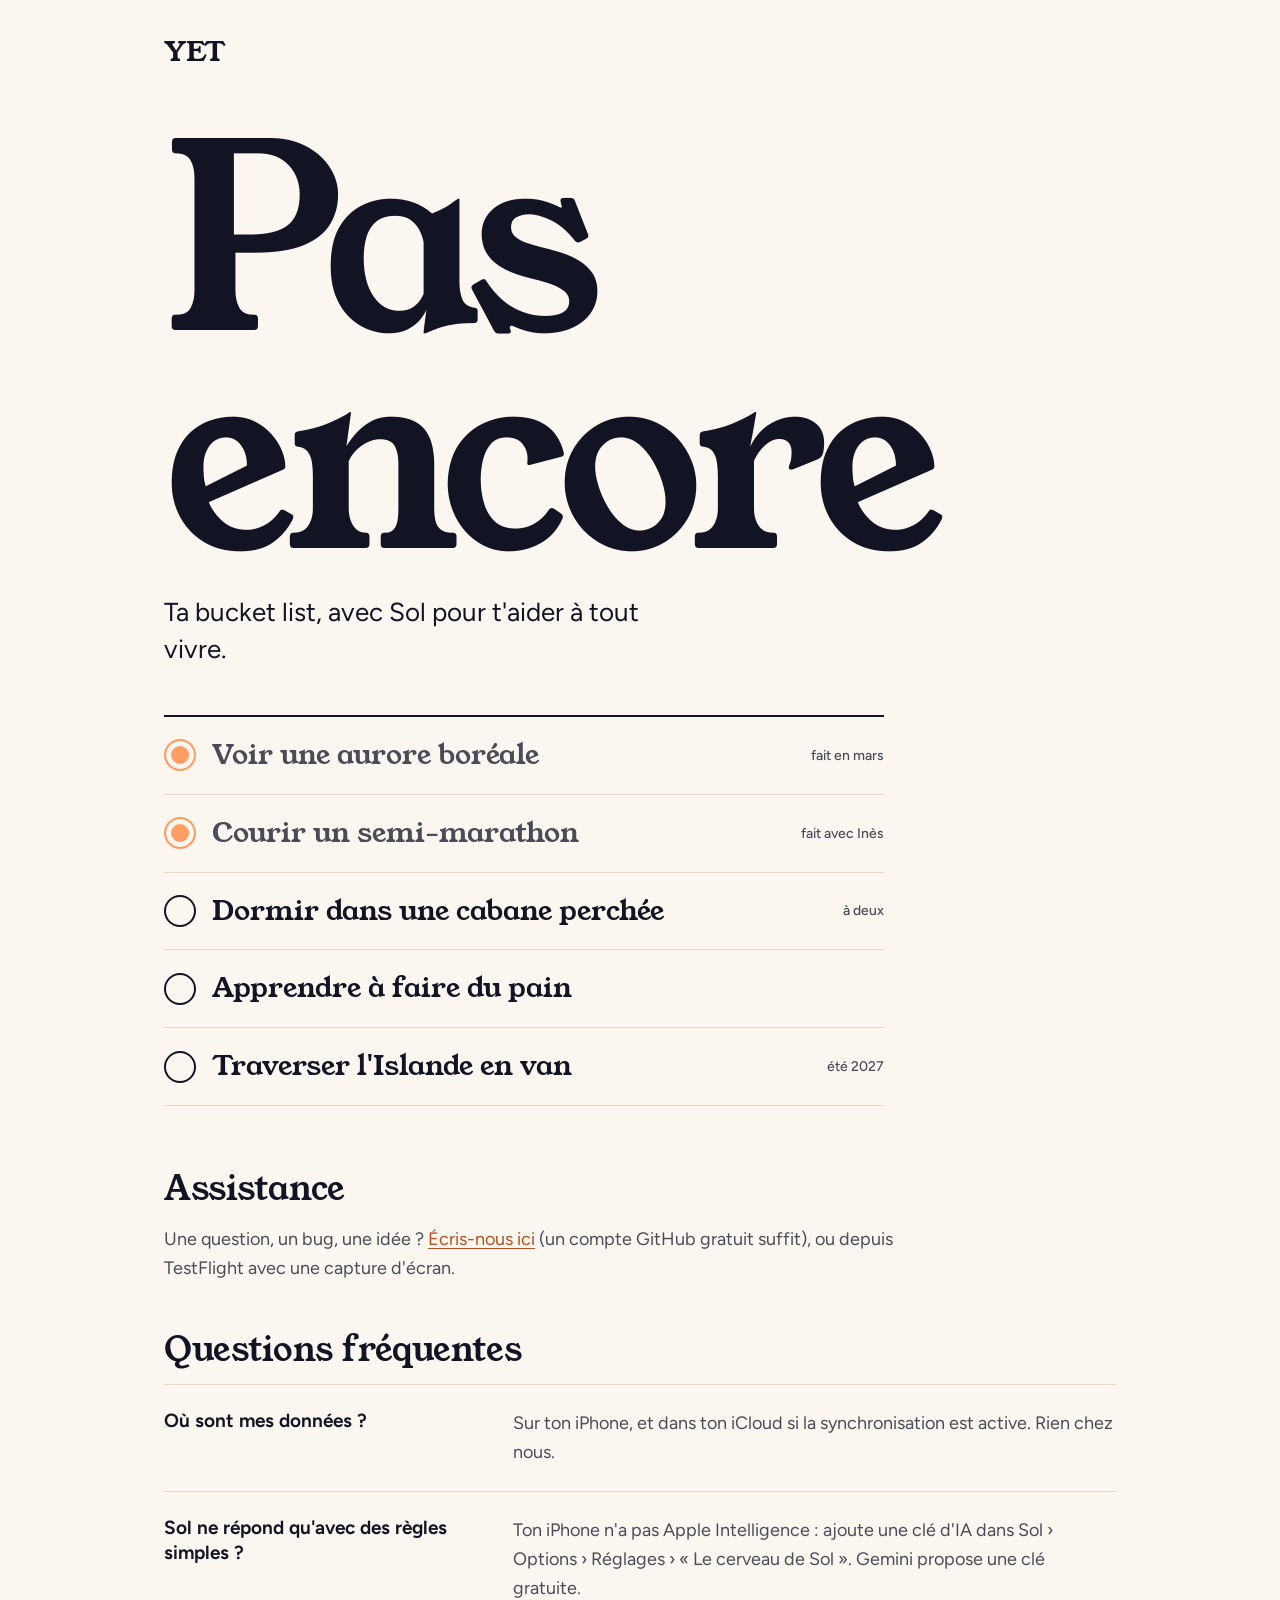
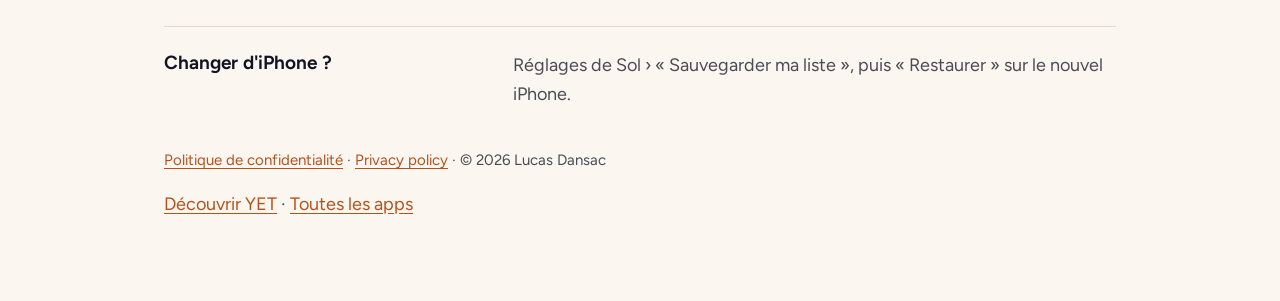
<file: index.html>
<!doctype html>
<html lang="fr">
<head>
<meta charset="utf-8">
<meta name="viewport" content="width=device-width, initial-scale=1">
<title>YET : liste de projets à vivre ensemble</title>
<meta name="description" content="YET, ta bucket list sur iPhone, avec Sol pour t'aider à tout vivre. Assistance et questions fréquentes.">
<link rel="preload" href="fonts/young-serif.woff2" as="font" type="font/woff2" crossorigin>
<link rel="stylesheet" href="style.css">
<link rel="canonical" href="https://komorebideuxiemedunom.github.io/yet-app/">
</head>
<body>
<main>
<a class="marque" href="index.html">YET</a>
<h1 class="geant">Pas encore</h1>
<p class="chapeau">Ta bucket list, avec Sol pour t'aider à tout vivre.</p>
<ul class="liste" aria-label="Exemple de bucket list">
<li class="fait">Voir une aurore boréale <small>fait en mars</small></li>
<li class="fait">Courir un semi-marathon <small>fait avec Inès</small></li>
<li>Dormir dans une cabane perchée <small>à deux</small></li>
<li>Apprendre à faire du pain</li>
<li>Traverser l'Islande en van <small>été 2027</small></li>
</ul>

<h2>Assistance</h2>
<p>Une question, un bug, une idée ? <a href="https://github.com/Komorebideuxiemedunom/yet-app/issues/new">Écris-nous ici</a> (un compte GitHub gratuit suffit), ou depuis TestFlight avec une capture d'écran.</p>

<h2>Questions fréquentes</h2>
<section class="faq"><h3>Où sont mes données ?</h3><p>Sur ton iPhone, et dans ton iCloud si la synchronisation est active. Rien chez nous.</p></section>
<section class="faq"><h3>Sol ne répond qu'avec des règles simples ?</h3><p>Ton iPhone n'a pas Apple Intelligence : ajoute une clé d'IA dans Sol › Options › Réglages › « Le cerveau de Sol ». Gemini propose une clé gratuite.</p></section>
<section class="faq"><h3>Changer d'iPhone ?</h3><p>Réglages de Sol › « Sauvegarder ma liste », puis « Restaurer » sur le nouvel iPhone.</p></section>

<p class="meta"><a href="confidentialite.html">Politique de confidentialité</a> · <a href="privacy.html">Privacy policy</a> · © 2026 Lucas Dansac</p>
<p class="site-link"><a href="/yet/">Découvrir YET</a> · <a href="/">Toutes les apps</a></p>
</main>
</body>
</html>
</file>
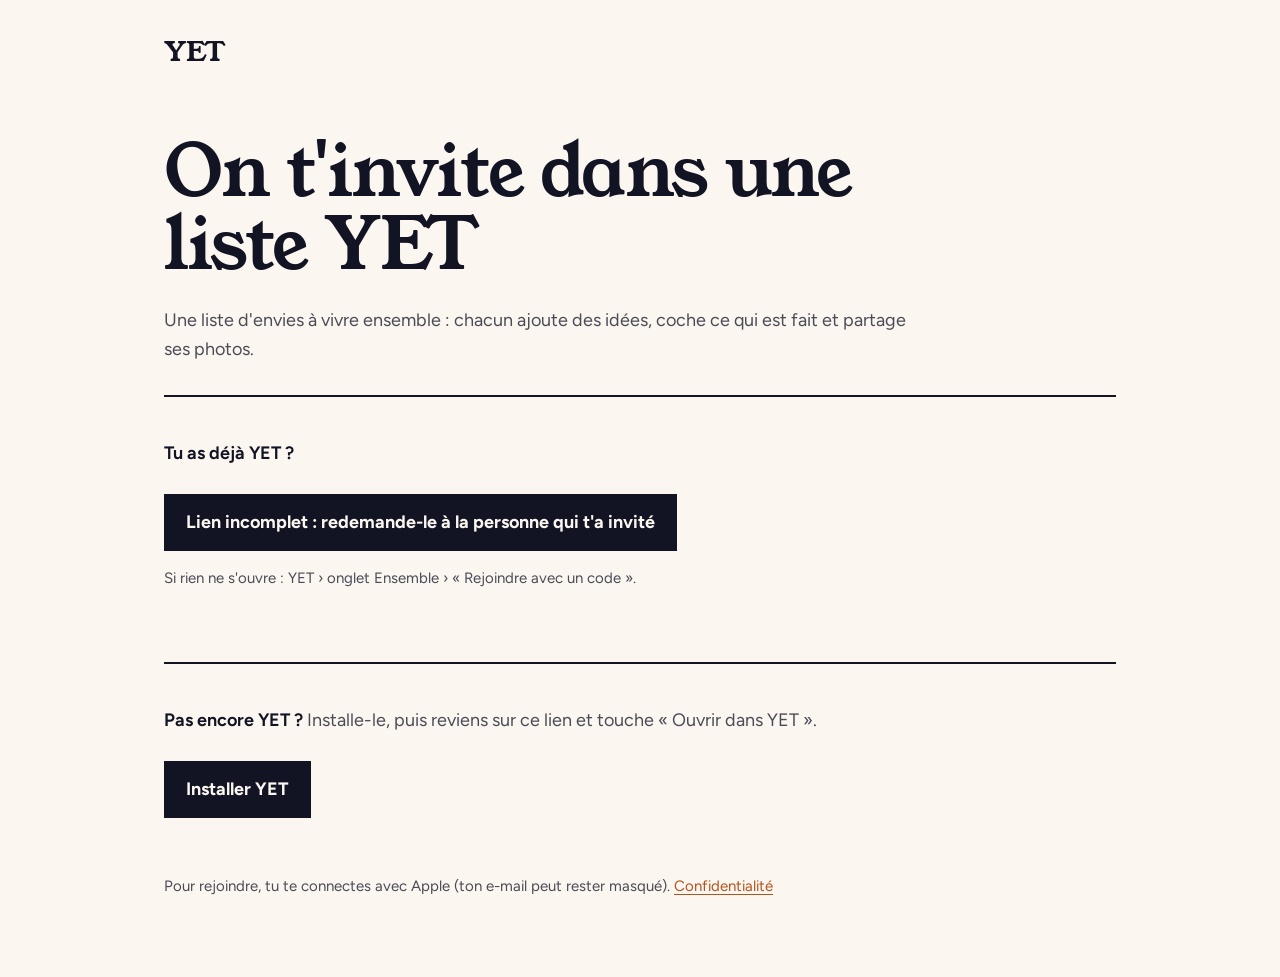
<file: rejoindre/index.html>
<!doctype html>
<html lang="fr">
<head>
<meta charset="utf-8">
<meta name="viewport" content="width=device-width, initial-scale=1">
<title>YET : Rejoins ma liste</title>
<meta property="og:title" content="Rejoins ma liste sur YET">
<meta property="og:description" content="Une liste d'envies à vivre ensemble : chacun ajoute des idées et coche ce qui est fait.">
<link rel="preload" href="../fonts/young-serif.woff2" as="font" type="font/woff2" crossorigin>
<link rel="stylesheet" href="../style.css">
</head>
<body>
<main>
<a class="marque" href="../index.html">YET</a>
<h1>On t'invite dans une liste YET</h1>
<p>Une liste d'envies à vivre ensemble : chacun ajoute des idées, coche ce qui est fait et partage ses photos.</p>

<div class="card">
  <p><strong>Tu as déjà YET ?</strong></p>
  <a id="open" class="button" href="yet://rejoindre">Ouvrir dans YET</a>
  <p class="meta">Si rien ne s'ouvre : YET › onglet Ensemble › « Rejoindre avec un code ».</p>
  <p class="code" id="code"></p>
</div>

<div class="card">
  <p><strong>Pas encore YET ?</strong> Installe-le, puis reviens sur ce lien et touche « Ouvrir dans YET ».</p>
  <a class="button" href="https://testflight.apple.com/join/rvSBcTfW">Installer YET</a>
</div>

<p class="meta">Pour rejoindre, tu te connectes avec Apple (ton e-mail peut rester masqué). <a href="../confidentialite.html">Confidentialité</a></p>
</main>
<script>
  // ?code=ABC234 → yet://rejoindre?code=ABC234, puis ouverture directe de l'app si elle est installée.
  var code = (new URLSearchParams(location.search).get("code") || "").toUpperCase().replace(/[^A-Z0-9]/g, "").slice(0, 6);
  var link = document.getElementById("open");
  if (code.length === 6) {
    link.href = "yet://rejoindre?code=" + code;
    document.getElementById("code").textContent = code;
    setTimeout(function () { location.href = link.href; }, 400);
  } else {
    link.removeAttribute("href");
    link.textContent = "Lien incomplet : redemande-le à la personne qui t'a invité";
  }
</script>
</body>
</html>
</file>
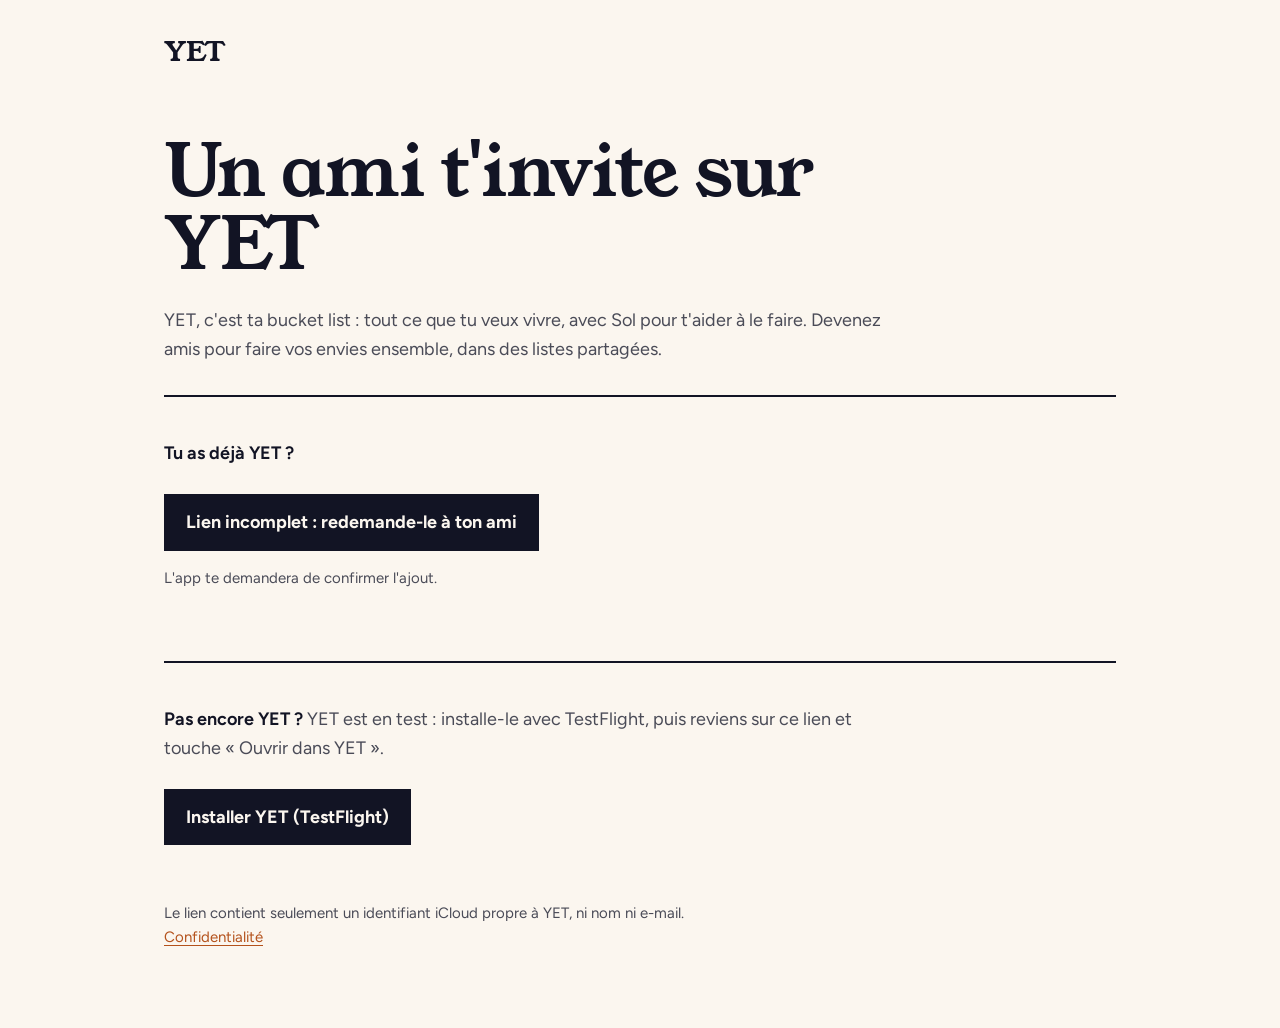
<file: ami.html>
<!doctype html>
<html lang="fr">
<head>
<meta charset="utf-8">
<meta name="viewport" content="width=device-width, initial-scale=1">
<title>YET : Ajoute-moi en ami</title>
<link rel="preload" href="fonts/young-serif.woff2" as="font" type="font/woff2" crossorigin>
<link rel="stylesheet" href="style.css">
</head>
<body>
<main>
<a class="marque" href="index.html">YET</a>
<h1>Un ami t'invite sur YET</h1>
<p>YET, c'est ta bucket list : tout ce que tu veux vivre, avec Sol pour t'aider à le faire. Devenez amis pour faire vos envies ensemble, dans des listes partagées.</p>

<div class="card">
  <p><strong>Tu as déjà YET ?</strong></p>
  <a id="open" class="button" href="yet://ami/">Ouvrir dans YET</a>
  <p class="meta">L'app te demandera de confirmer l'ajout.</p>
</div>

<div class="card">
  <p><strong>Pas encore YET ?</strong> YET est en test : installe-le avec TestFlight, puis reviens sur ce lien et touche « Ouvrir dans YET ».</p>
  <a class="button" href="https://testflight.apple.com/join/rvSBcTfW">Installer YET (TestFlight)</a>
</div>

<p class="meta">Le lien contient seulement un identifiant iCloud propre à YET, ni nom ni e-mail. <a href="confidentialite.html">Confidentialité</a></p>
</main>
<script>
  // #<identifiant> → yet://ami/<identifiant>, puis ouverture directe de l'app si elle est installée.
  var id = decodeURIComponent(location.hash.replace(/^#/, "")).replace(/[^A-Za-z0-9_\-]/g, "");
  var link = document.getElementById("open");
  if (id) {
    link.href = "yet://ami/" + id;
    setTimeout(function () { location.href = link.href; }, 400);
  } else {
    link.removeAttribute("href");
    link.textContent = "Lien incomplet : redemande-le à ton ami";
  }
</script>
</body>
</html>
</file>
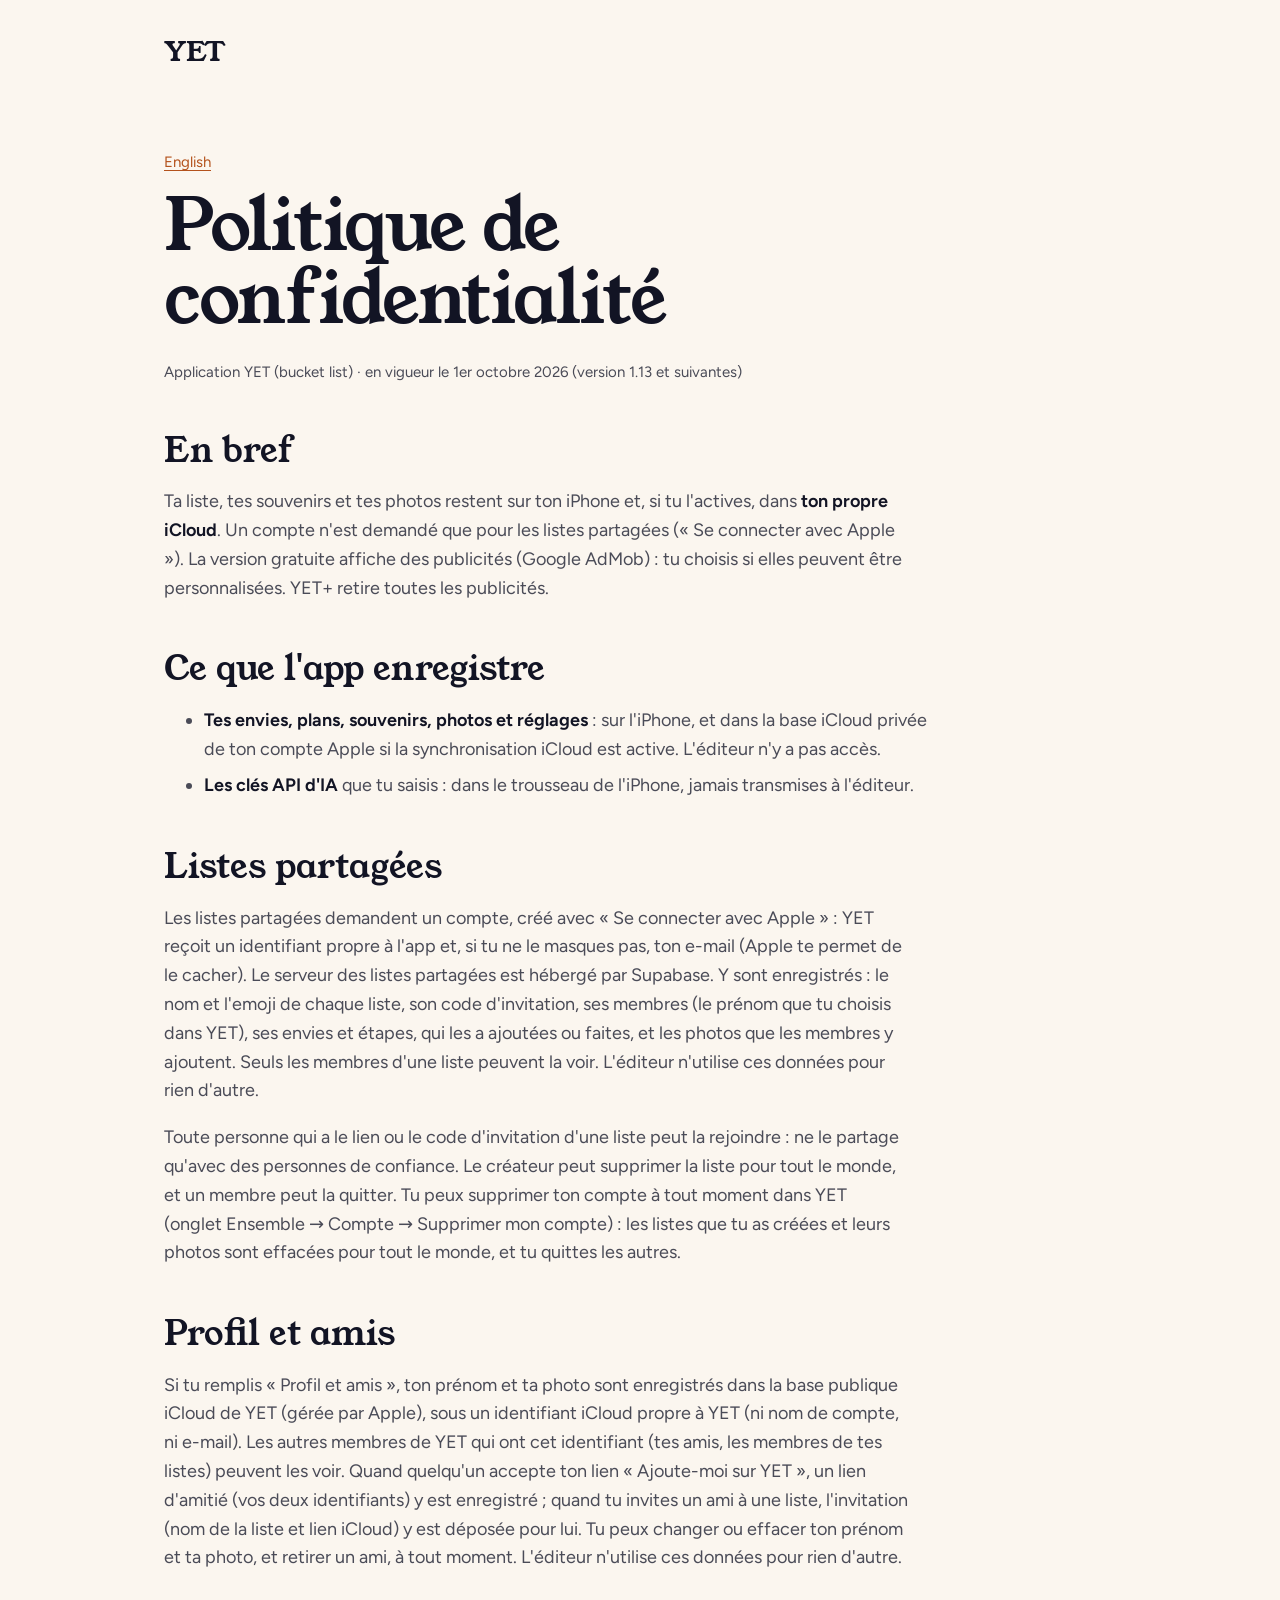
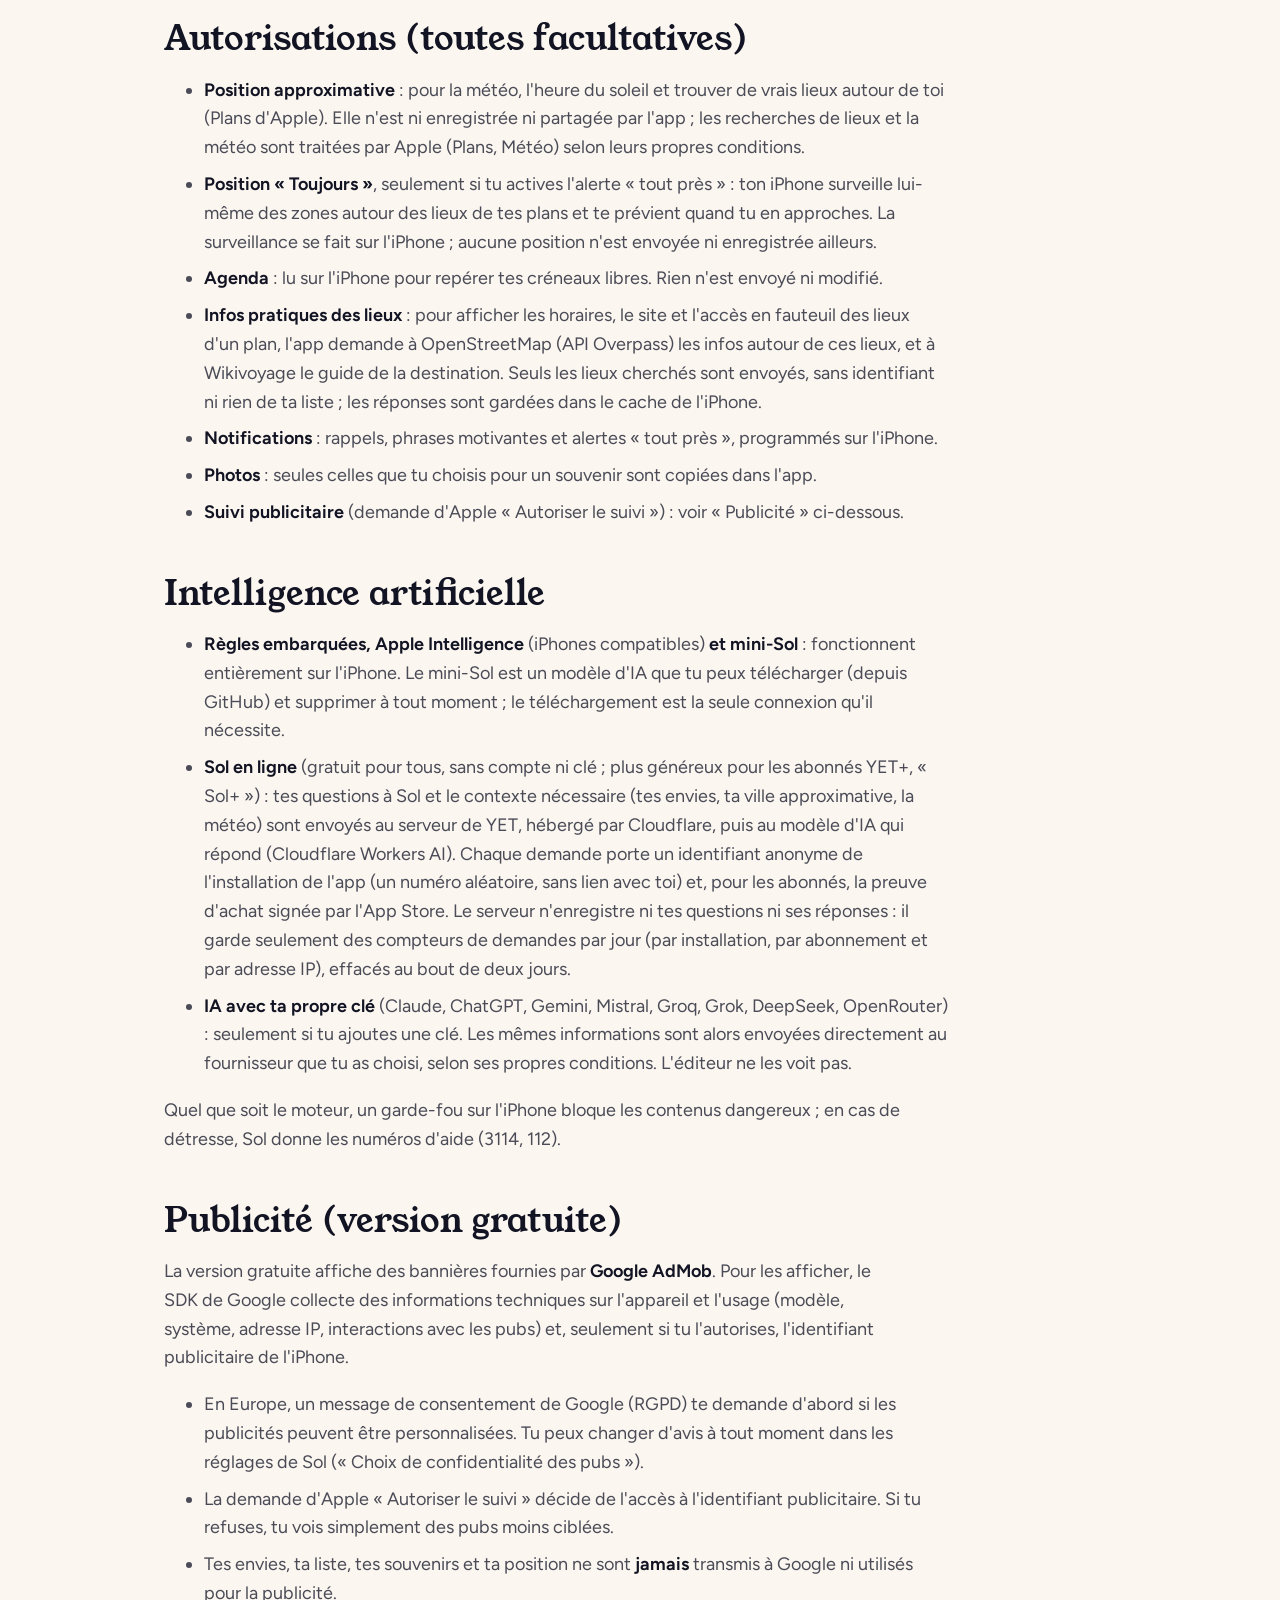
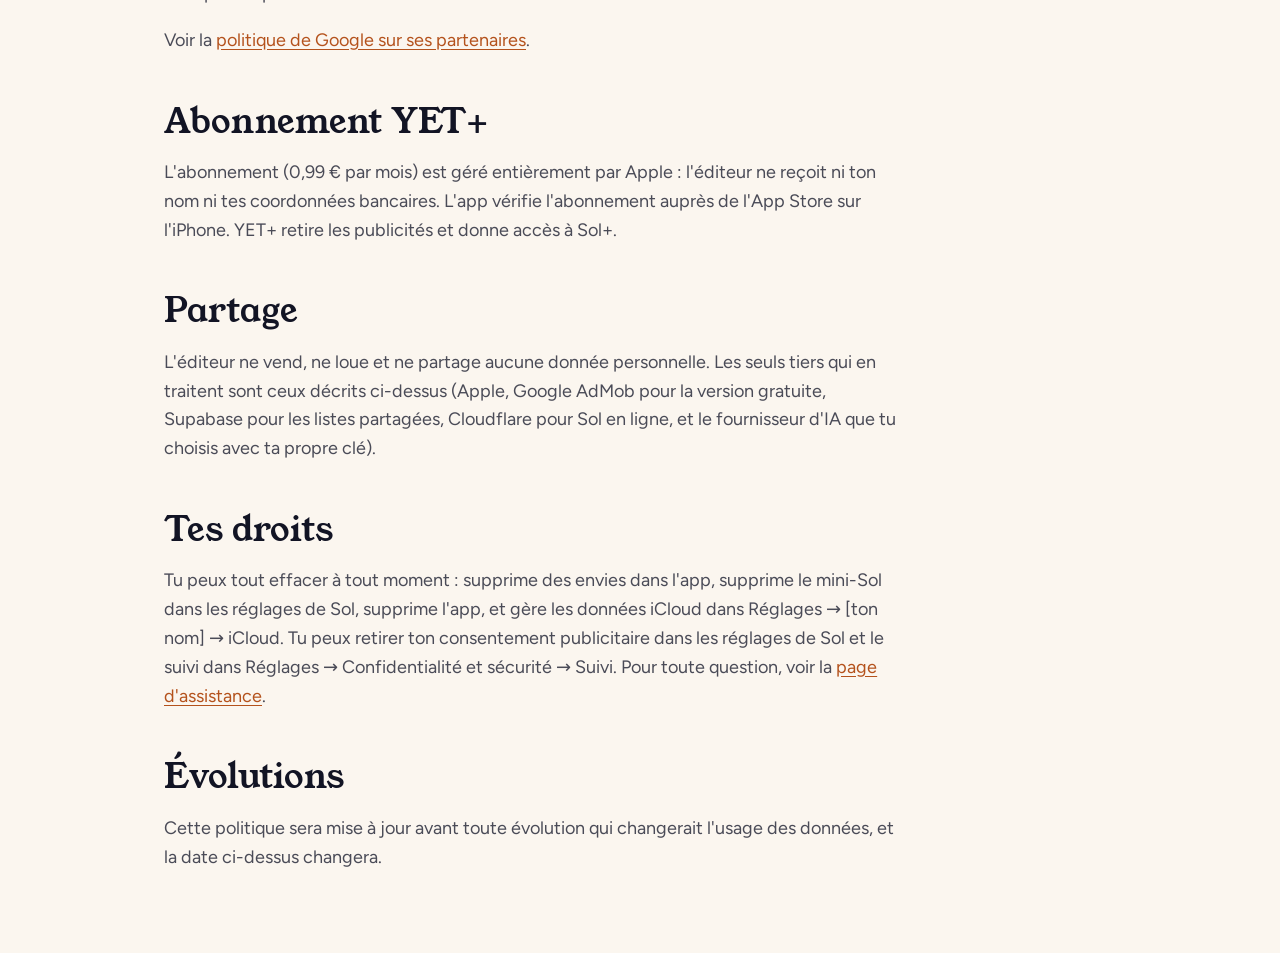
<file: confidentialite.html>
<!doctype html>
<html lang="fr">
<head>
<meta charset="utf-8">
<meta name="viewport" content="width=device-width, initial-scale=1">
<title>YET : Politique de confidentialité</title>
<link rel="preload" href="fonts/young-serif.woff2" as="font" type="font/woff2" crossorigin>
<link rel="stylesheet" href="style.css">
<link rel="canonical" href="https://komorebideuxiemedunom.github.io/yet-app/confidentialite.html">
</head>
<body>
<main>
<a class="marque" href="index.html">YET</a>
<p class="back"><a href="privacy.html">English</a></p>
<h1>Politique de confidentialité</h1>
<p class="meta">Application YET (bucket list) · en vigueur le 1er octobre 2026 (version 1.13 et suivantes)</p>

<h2>En bref</h2>
<p>Ta liste, tes souvenirs et tes photos restent sur ton iPhone et, si tu l'actives, dans <strong>ton propre iCloud</strong>. Un compte n'est demandé que pour les listes partagées (« Se connecter avec Apple »). La version gratuite affiche des publicités (Google AdMob) : tu choisis si elles peuvent être personnalisées. YET+ retire toutes les publicités.</p>

<h2>Ce que l'app enregistre</h2>
<ul>
<li><strong>Tes envies, plans, souvenirs, photos et réglages</strong> : sur l'iPhone, et dans la base iCloud privée de ton compte Apple si la synchronisation iCloud est active. L'éditeur n'y a pas accès.</li>
<li><strong>Les clés API d'IA</strong> que tu saisis : dans le trousseau de l'iPhone, jamais transmises à l'éditeur.</li>
</ul>

<h2>Listes partagées</h2>
<p>Les listes partagées demandent un compte, créé avec « Se connecter avec Apple » : YET reçoit un identifiant propre à l'app et, si tu ne le masques pas, ton e-mail (Apple te permet de le cacher). Le serveur des listes partagées est hébergé par Supabase. Y sont enregistrés : le nom et l'emoji de chaque liste, son code d'invitation, ses membres (le prénom que tu choisis dans YET), ses envies et étapes, qui les a ajoutées ou faites, et les photos que les membres y ajoutent. Seuls les membres d'une liste peuvent la voir. L'éditeur n'utilise ces données pour rien d'autre.</p>
<p>Toute personne qui a le lien ou le code d'invitation d'une liste peut la rejoindre : ne le partage qu'avec des personnes de confiance. Le créateur peut supprimer la liste pour tout le monde, et un membre peut la quitter. Tu peux supprimer ton compte à tout moment dans YET (onglet Ensemble → Compte → Supprimer mon compte) : les listes que tu as créées et leurs photos sont effacées pour tout le monde, et tu quittes les autres.</p>

<h2>Profil et amis</h2>
<p>Si tu remplis « Profil et amis », ton prénom et ta photo sont enregistrés dans la base publique iCloud de YET (gérée par Apple), sous un identifiant iCloud propre à YET (ni nom de compte, ni e-mail). Les autres membres de YET qui ont cet identifiant (tes amis, les membres de tes listes) peuvent les voir. Quand quelqu'un accepte ton lien « Ajoute-moi sur YET », un lien d'amitié (vos deux identifiants) y est enregistré ; quand tu invites un ami à une liste, l'invitation (nom de la liste et lien iCloud) y est déposée pour lui. Tu peux changer ou effacer ton prénom et ta photo, et retirer un ami, à tout moment. L'éditeur n'utilise ces données pour rien d'autre.</p>

<h2>Autorisations (toutes facultatives)</h2>
<ul>
<li><strong>Position approximative</strong> : pour la météo, l'heure du soleil et trouver de vrais lieux autour de toi (Plans d'Apple). Elle n'est ni enregistrée ni partagée par l'app ; les recherches de lieux et la météo sont traitées par Apple (Plans, Météo) selon leurs propres conditions.</li>
<li><strong>Position « Toujours »</strong>, seulement si tu actives l'alerte « tout près » : ton iPhone surveille lui-même des zones autour des lieux de tes plans et te prévient quand tu en approches. La surveillance se fait sur l'iPhone ; aucune position n'est envoyée ni enregistrée ailleurs.</li>
<li><strong>Agenda</strong> : lu sur l'iPhone pour repérer tes créneaux libres. Rien n'est envoyé ni modifié.</li>
<li><strong>Infos pratiques des lieux</strong> : pour afficher les horaires, le site et l'accès en fauteuil des lieux d'un plan, l'app demande à OpenStreetMap (API Overpass) les infos autour de ces lieux, et à Wikivoyage le guide de la destination. Seuls les lieux cherchés sont envoyés, sans identifiant ni rien de ta liste ; les réponses sont gardées dans le cache de l'iPhone.</li>
<li><strong>Notifications</strong> : rappels, phrases motivantes et alertes « tout près », programmés sur l'iPhone.</li>
<li><strong>Photos</strong> : seules celles que tu choisis pour un souvenir sont copiées dans l'app.</li>
<li><strong>Suivi publicitaire</strong> (demande d'Apple « Autoriser le suivi ») : voir « Publicité » ci-dessous.</li>
</ul>

<h2>Intelligence artificielle</h2>
<ul>
<li><strong>Règles embarquées, Apple Intelligence</strong> (iPhones compatibles) <strong>et mini-Sol</strong> : fonctionnent entièrement sur l'iPhone. Le mini-Sol est un modèle d'IA que tu peux télécharger (depuis GitHub) et supprimer à tout moment ; le téléchargement est la seule connexion qu'il nécessite.</li>
<li><strong>Sol en ligne</strong> (gratuit pour tous, sans compte ni clé ; plus généreux pour les abonnés YET+, « Sol+ ») : tes questions à Sol et le contexte nécessaire (tes envies, ta ville approximative, la météo) sont envoyés au serveur de YET, hébergé par Cloudflare, puis au modèle d'IA qui répond (Cloudflare Workers AI). Chaque demande porte un identifiant anonyme de l'installation de l'app (un numéro aléatoire, sans lien avec toi) et, pour les abonnés, la preuve d'achat signée par l'App Store. Le serveur n'enregistre ni tes questions ni ses réponses : il garde seulement des compteurs de demandes par jour (par installation, par abonnement et par adresse IP), effacés au bout de deux jours.</li>
<li><strong>IA avec ta propre clé</strong> (Claude, ChatGPT, Gemini, Mistral, Groq, Grok, DeepSeek, OpenRouter) : seulement si tu ajoutes une clé. Les mêmes informations sont alors envoyées directement au fournisseur que tu as choisi, selon ses propres conditions. L'éditeur ne les voit pas.</li>
</ul>
<p>Quel que soit le moteur, un garde-fou sur l'iPhone bloque les contenus dangereux ; en cas de détresse, Sol donne les numéros d'aide (3114, 112).</p>

<h2>Publicité (version gratuite)</h2>
<p>La version gratuite affiche des bannières fournies par <strong>Google AdMob</strong>. Pour les afficher, le SDK de Google collecte des informations techniques sur l'appareil et l'usage (modèle, système, adresse IP, interactions avec les pubs) et, seulement si tu l'autorises, l'identifiant publicitaire de l'iPhone.</p>
<ul>
<li>En Europe, un message de consentement de Google (RGPD) te demande d'abord si les publicités peuvent être personnalisées. Tu peux changer d'avis à tout moment dans les réglages de Sol (« Choix de confidentialité des pubs »).</li>
<li>La demande d'Apple « Autoriser le suivi » décide de l'accès à l'identifiant publicitaire. Si tu refuses, tu vois simplement des pubs moins ciblées.</li>
<li>Tes envies, ta liste, tes souvenirs et ta position ne sont <strong>jamais</strong> transmis à Google ni utilisés pour la publicité.</li>
</ul>
<p>Voir la <a href="https://policies.google.com/technologies/partner-sites">politique de Google sur ses partenaires</a>.</p>

<h2>Abonnement YET+</h2>
<p>L'abonnement (0,99 € par mois) est géré entièrement par Apple : l'éditeur ne reçoit ni ton nom ni tes coordonnées bancaires. L'app vérifie l'abonnement auprès de l'App Store sur l'iPhone. YET+ retire les publicités et donne accès à Sol+.</p>

<h2>Partage</h2>
<p>L'éditeur ne vend, ne loue et ne partage aucune donnée personnelle. Les seuls tiers qui en traitent sont ceux décrits ci-dessus (Apple, Google AdMob pour la version gratuite, Supabase pour les listes partagées, Cloudflare pour Sol en ligne, et le fournisseur d'IA que tu choisis avec ta propre clé).</p>

<h2>Tes droits</h2>
<p>Tu peux tout effacer à tout moment : supprime des envies dans l'app, supprime le mini-Sol dans les réglages de Sol, supprime l'app, et gère les données iCloud dans Réglages → [ton nom] → iCloud. Tu peux retirer ton consentement publicitaire dans les réglages de Sol et le suivi dans Réglages → Confidentialité et sécurité → Suivi. Pour toute question, voir la <a href="index.html">page d'assistance</a>.</p>

<h2>Évolutions</h2>
<p>Cette politique sera mise à jour avant toute évolution qui changerait l'usage des données, et la date ci-dessus changera.</p>
</main>
</body>
</html>
</file>
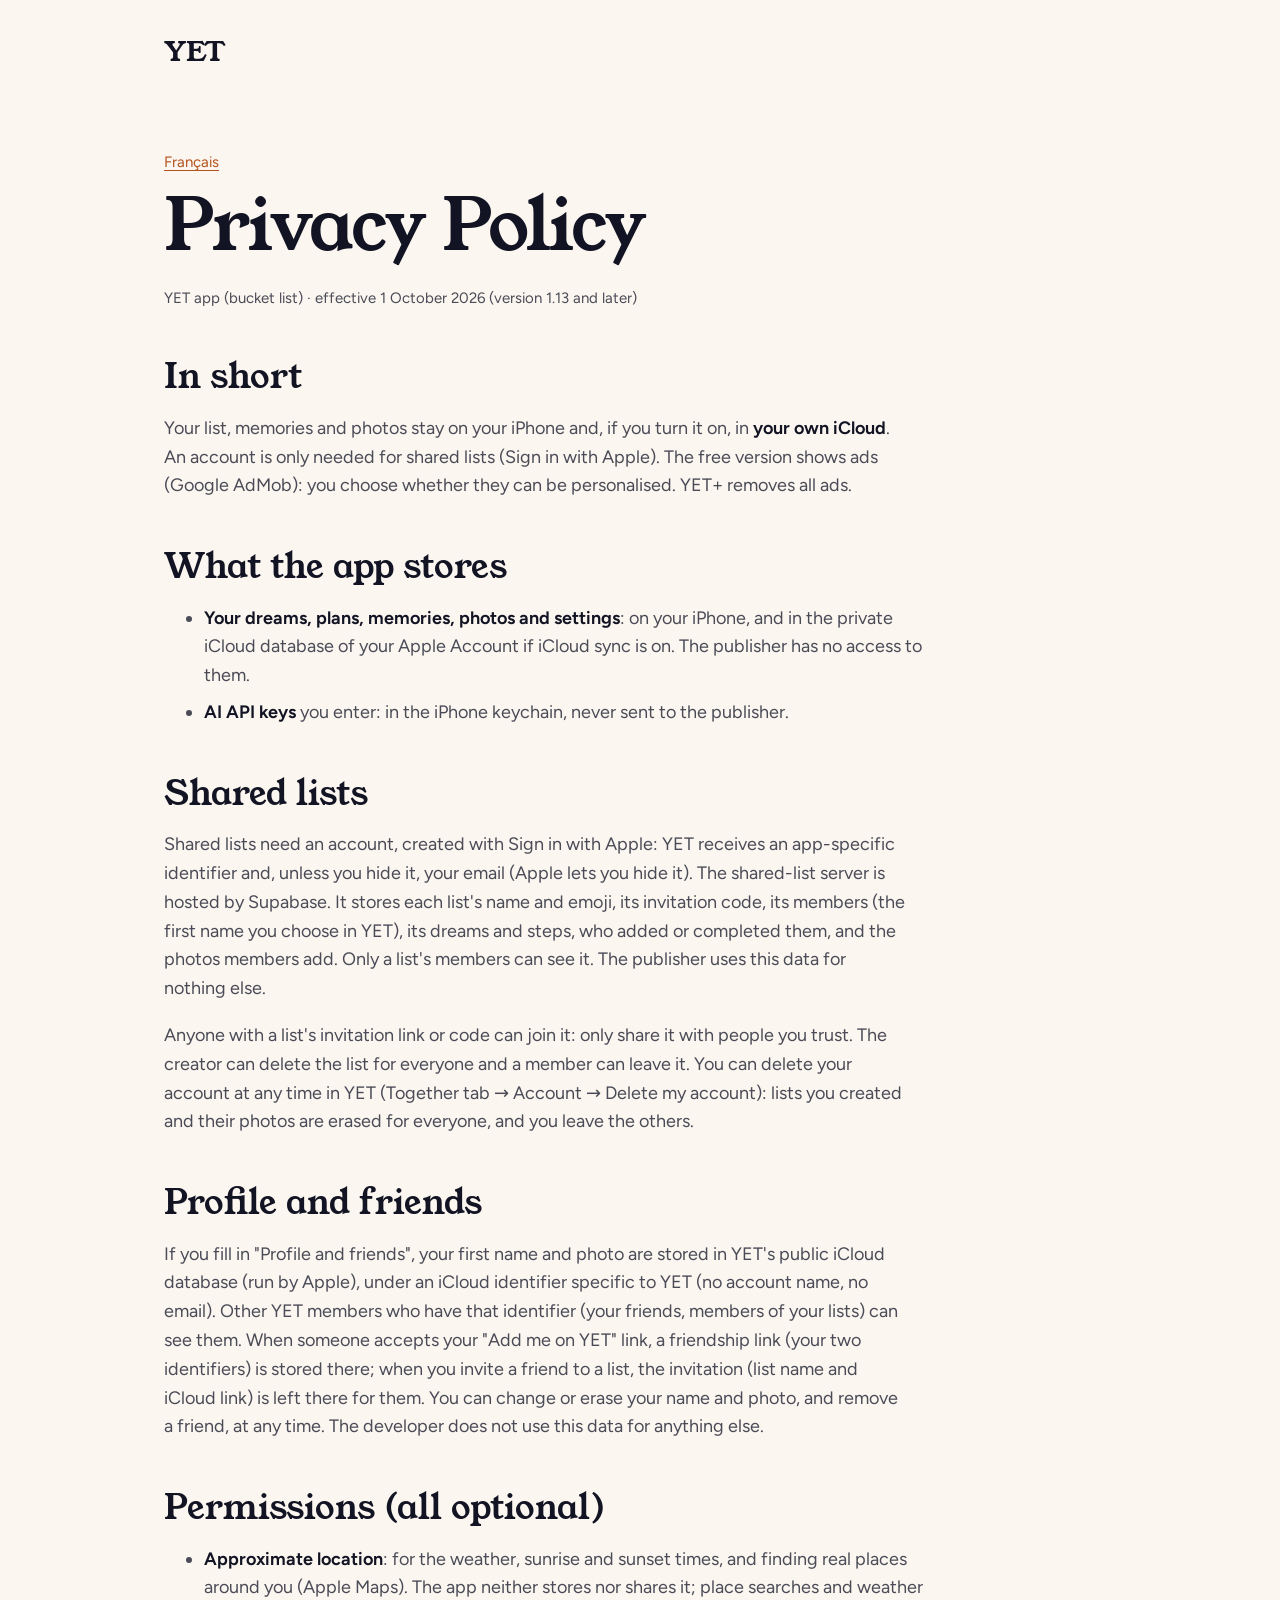
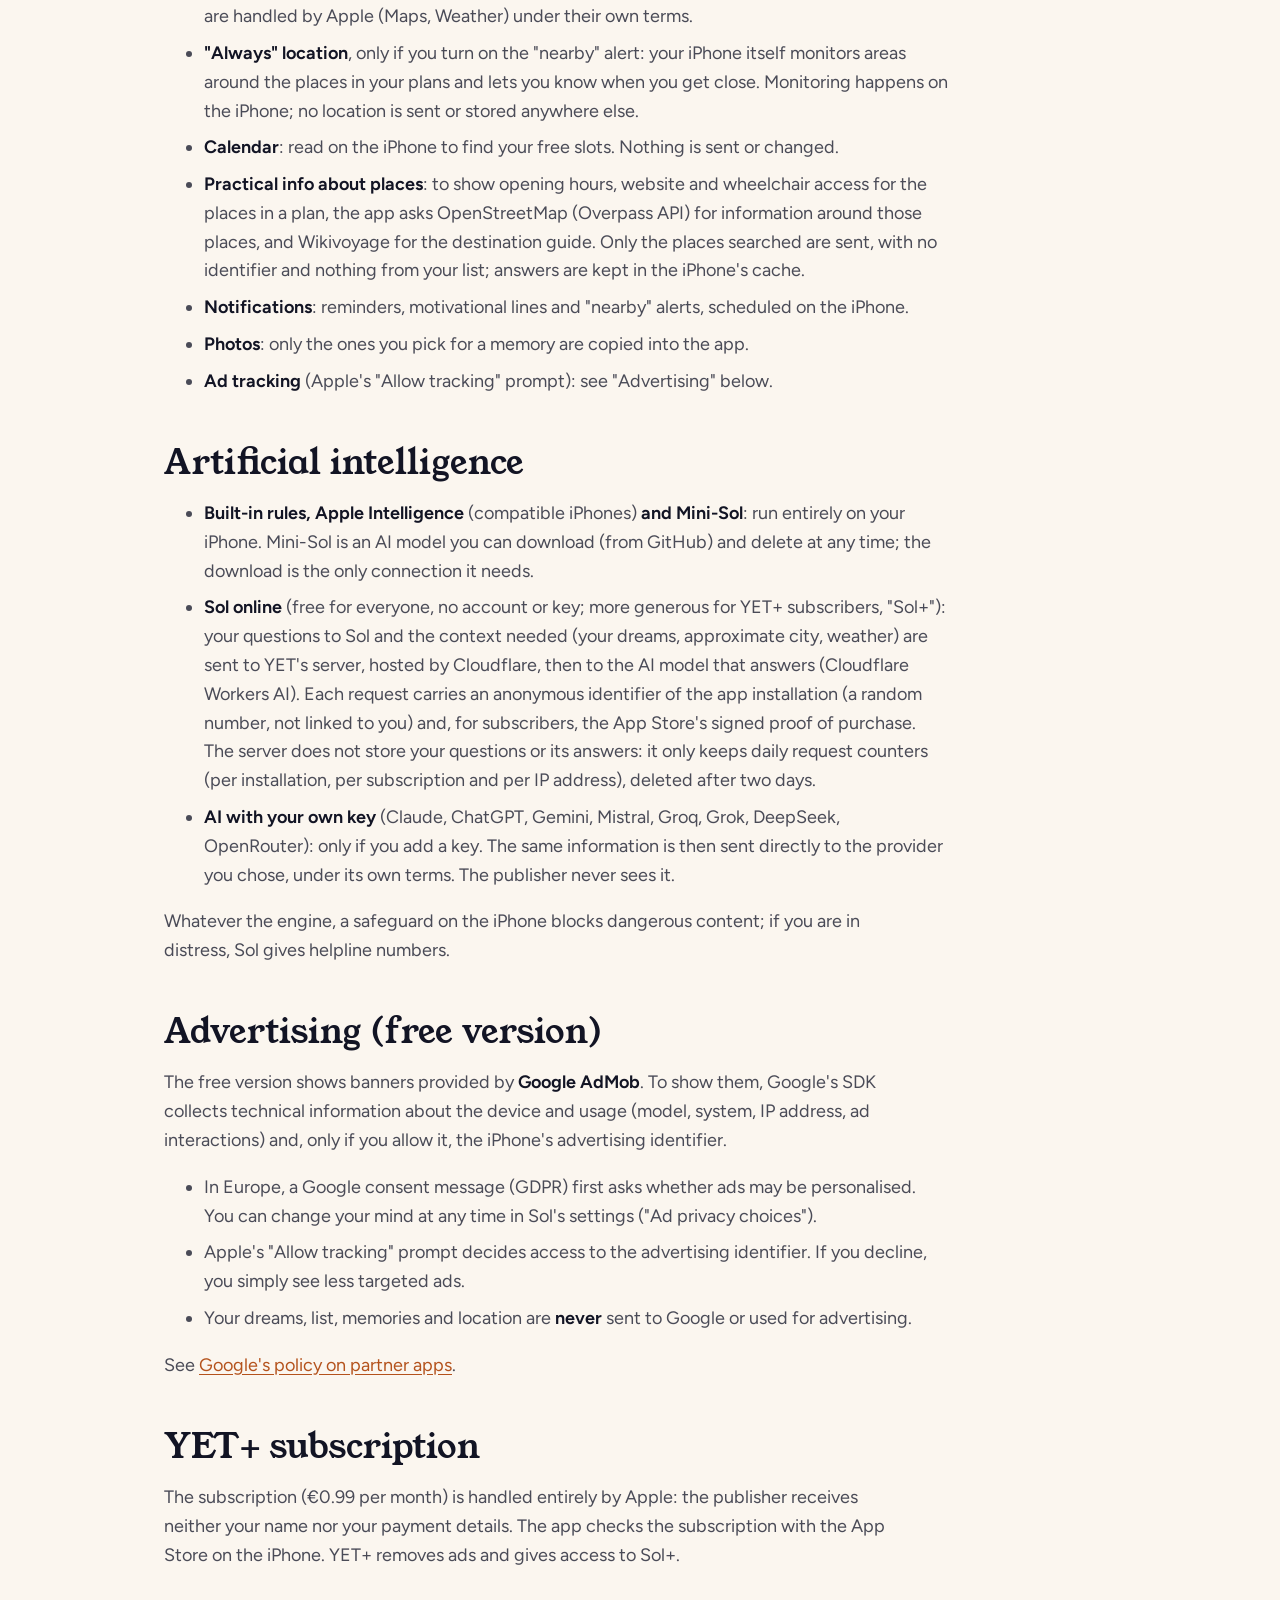
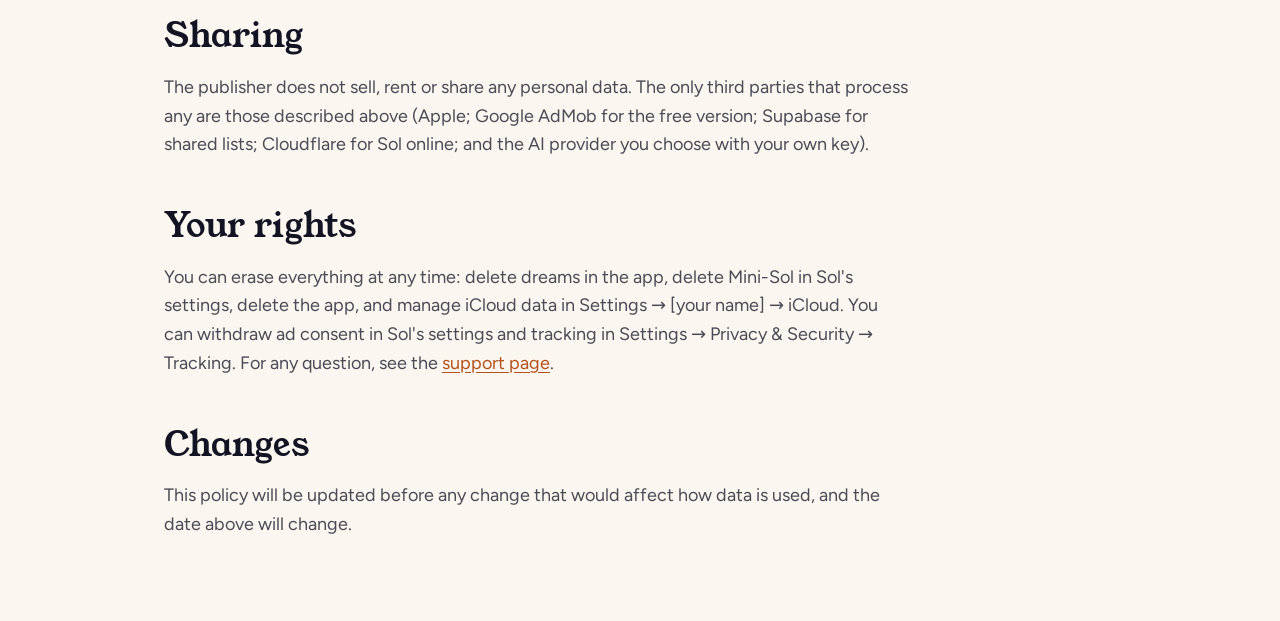
<file: privacy.html>
<!doctype html>
<html lang="en">
<head>
<meta charset="utf-8">
<meta name="viewport" content="width=device-width, initial-scale=1">
<title>YET : Privacy Policy</title>
<link rel="preload" href="fonts/young-serif.woff2" as="font" type="font/woff2" crossorigin>
<link rel="stylesheet" href="style.css">
<link rel="canonical" href="https://komorebideuxiemedunom.github.io/yet-app/privacy.html">
</head>
<body>
<main>
<a class="marque" href="index.html">YET</a>
<p class="back"><a href="confidentialite.html">Français</a></p>
<h1>Privacy Policy</h1>
<p class="meta">YET app (bucket list) · effective 1 October 2026 (version 1.13 and later)</p>

<h2>In short</h2>
<p>Your list, memories and photos stay on your iPhone and, if you turn it on, in <strong>your own iCloud</strong>. An account is only needed for shared lists (Sign in with Apple). The free version shows ads (Google AdMob): you choose whether they can be personalised. YET+ removes all ads.</p>

<h2>What the app stores</h2>
<ul>
<li><strong>Your dreams, plans, memories, photos and settings</strong>: on your iPhone, and in the private iCloud database of your Apple Account if iCloud sync is on. The publisher has no access to them.</li>
<li><strong>AI API keys</strong> you enter: in the iPhone keychain, never sent to the publisher.</li>
</ul>

<h2>Shared lists</h2>
<p>Shared lists need an account, created with Sign in with Apple: YET receives an app-specific identifier and, unless you hide it, your email (Apple lets you hide it). The shared-list server is hosted by Supabase. It stores each list's name and emoji, its invitation code, its members (the first name you choose in YET), its dreams and steps, who added or completed them, and the photos members add. Only a list's members can see it. The publisher uses this data for nothing else.</p>
<p>Anyone with a list's invitation link or code can join it: only share it with people you trust. The creator can delete the list for everyone and a member can leave it. You can delete your account at any time in YET (Together tab → Account → Delete my account): lists you created and their photos are erased for everyone, and you leave the others.</p>
<h2>Profile and friends</h2>
<p>If you fill in "Profile and friends", your first name and photo are stored in YET's public iCloud database (run by Apple), under an iCloud identifier specific to YET (no account name, no email). Other YET members who have that identifier (your friends, members of your lists) can see them. When someone accepts your "Add me on YET" link, a friendship link (your two identifiers) is stored there; when you invite a friend to a list, the invitation (list name and iCloud link) is left there for them. You can change or erase your name and photo, and remove a friend, at any time. The developer does not use this data for anything else.</p>


<h2>Permissions (all optional)</h2>
<ul>
<li><strong>Approximate location</strong>: for the weather, sunrise and sunset times, and finding real places around you (Apple Maps). The app neither stores nor shares it; place searches and weather are handled by Apple (Maps, Weather) under their own terms.</li>
<li><strong>"Always" location</strong>, only if you turn on the "nearby" alert: your iPhone itself monitors areas around the places in your plans and lets you know when you get close. Monitoring happens on the iPhone; no location is sent or stored anywhere else.</li>
<li><strong>Calendar</strong>: read on the iPhone to find your free slots. Nothing is sent or changed.</li>
<li><strong>Practical info about places</strong>: to show opening hours, website and wheelchair access for the places in a plan, the app asks OpenStreetMap (Overpass API) for information around those places, and Wikivoyage for the destination guide. Only the places searched are sent, with no identifier and nothing from your list; answers are kept in the iPhone's cache.</li>
<li><strong>Notifications</strong>: reminders, motivational lines and "nearby" alerts, scheduled on the iPhone.</li>
<li><strong>Photos</strong>: only the ones you pick for a memory are copied into the app.</li>
<li><strong>Ad tracking</strong> (Apple's "Allow tracking" prompt): see "Advertising" below.</li>
</ul>

<h2>Artificial intelligence</h2>
<ul>
<li><strong>Built-in rules, Apple Intelligence</strong> (compatible iPhones) <strong>and Mini-Sol</strong>: run entirely on your iPhone. Mini-Sol is an AI model you can download (from GitHub) and delete at any time; the download is the only connection it needs.</li>
<li><strong>Sol online</strong> (free for everyone, no account or key; more generous for YET+ subscribers, "Sol+"): your questions to Sol and the context needed (your dreams, approximate city, weather) are sent to YET's server, hosted by Cloudflare, then to the AI model that answers (Cloudflare Workers AI). Each request carries an anonymous identifier of the app installation (a random number, not linked to you) and, for subscribers, the App Store's signed proof of purchase. The server does not store your questions or its answers: it only keeps daily request counters (per installation, per subscription and per IP address), deleted after two days.</li>
<li><strong>AI with your own key</strong> (Claude, ChatGPT, Gemini, Mistral, Groq, Grok, DeepSeek, OpenRouter): only if you add a key. The same information is then sent directly to the provider you chose, under its own terms. The publisher never sees it.</li>
</ul>
<p>Whatever the engine, a safeguard on the iPhone blocks dangerous content; if you are in distress, Sol gives helpline numbers.</p>

<h2>Advertising (free version)</h2>
<p>The free version shows banners provided by <strong>Google AdMob</strong>. To show them, Google's SDK collects technical information about the device and usage (model, system, IP address, ad interactions) and, only if you allow it, the iPhone's advertising identifier.</p>
<ul>
<li>In Europe, a Google consent message (GDPR) first asks whether ads may be personalised. You can change your mind at any time in Sol's settings ("Ad privacy choices").</li>
<li>Apple's "Allow tracking" prompt decides access to the advertising identifier. If you decline, you simply see less targeted ads.</li>
<li>Your dreams, list, memories and location are <strong>never</strong> sent to Google or used for advertising.</li>
</ul>
<p>See <a href="https://policies.google.com/technologies/partner-sites">Google's policy on partner apps</a>.</p>

<h2>YET+ subscription</h2>
<p>The subscription (€0.99 per month) is handled entirely by Apple: the publisher receives neither your name nor your payment details. The app checks the subscription with the App Store on the iPhone. YET+ removes ads and gives access to Sol+.</p>

<h2>Sharing</h2>
<p>The publisher does not sell, rent or share any personal data. The only third parties that process any are those described above (Apple; Google AdMob for the free version; Supabase for shared lists; Cloudflare for Sol online; and the AI provider you choose with your own key).</p>

<h2>Your rights</h2>
<p>You can erase everything at any time: delete dreams in the app, delete Mini-Sol in Sol's settings, delete the app, and manage iCloud data in Settings → [your name] → iCloud. You can withdraw ad consent in Sol's settings and tracking in Settings → Privacy &amp; Security → Tracking. For any question, see the <a href="index.html">support page</a>.</p>

<h2>Changes</h2>
<p>This policy will be updated before any change that would affect how data is used, and the date above will change.</p>
</main>
</body>
</html>
</file>
<file: style.css>
/* YET : une liste d'envies qu'on coche. Young Serif pour les titres, Figtree pour le texte, l'orange du soir de l'app. Échelle de 8 px. */
@font-face{font-family:"Young Serif";src:url(fonts/young-serif.woff2) format("woff2");font-weight:400;font-display:swap}
@font-face{font-family:"Figtree";src:url(fonts/figtree.woff2) format("woff2");font-weight:300 900;font-display:swap}
:root{--bg:#FBF6EF;--fg:#121424;--muted:#4A4B57;--accent:#B4521C;--soir:#FF9E63;--trait:#E4DACB;
  --s1:8px;--s2:16px;--s3:24px;--s4:32px;--s6:48px;--s8:64px}
@media (prefers-color-scheme:dark){:root{--bg:#121424;--fg:#F4EFE8;--muted:#B6B4BE;--accent:#FF9E63;--trait:#2A2C40}}
*{box-sizing:border-box}html{background:var(--bg)}
body{margin:0;color:var(--fg);font:400 18px/1.6 "Figtree",system-ui,sans-serif}
main{max-width:1000px;margin:0 auto;padding:var(--s4) var(--s3) var(--s8)}
a{color:var(--accent);text-underline-offset:3px}a:hover,a:focus-visible{color:var(--fg);text-decoration-thickness:2px}
:focus-visible{outline:2px solid var(--accent);outline-offset:3px}
p,li{color:var(--muted);max-width:62ch}strong{color:var(--fg);font-weight:650}
.marque{display:inline-block;color:var(--fg);text-decoration:none;font:400 28px "Young Serif",Georgia,serif;margin-bottom:var(--s8)}
.marque:hover{color:var(--accent)}
.meta,.back{color:var(--muted);font-size:15px}
h1,h2{font-family:"Young Serif",Georgia,serif;font-weight:400}
h1{font-size:clamp(40px,6vw,72px);line-height:1.02;letter-spacing:-.02em;margin:0 0 var(--s3);max-width:16ch}
h1.geant{font-size:clamp(96px,20vw,256px);line-height:.85;letter-spacing:-.04em}
h2{font-size:clamp(24px,2.8vw,34px);line-height:1.1;margin:var(--s6) 0 var(--s2)}
li{margin:var(--s1) 0}
.chapeau{font-size:clamp(20px,2.2vw,26px);line-height:1.4;color:var(--fg);max-width:30ch;margin:0}

/* La liste : la signature de YET */
.liste{list-style:none;margin:var(--s6) 0 var(--s8);padding:0;border-top:2px solid var(--fg);max-width:720px}
.liste li{display:flex;align-items:center;gap:var(--s2);border-bottom:1px solid var(--trait);padding:var(--s2) 0;margin:0;max-width:none;font-size:clamp(20px,2.4vw,28px);color:var(--fg);font-family:"Young Serif",Georgia,serif}
.liste li::before{content:"";flex:none;width:28px;height:28px;border:2px solid var(--fg);border-radius:50%}
.liste li.fait{color:var(--muted)}
.liste li.fait::before{background:var(--soir);border-color:var(--soir);box-shadow:inset 0 0 0 5px var(--bg)}
.liste li small{margin-left:auto;font:500 14px "Figtree",sans-serif;color:var(--muted)}

.faq{display:grid;grid-template-columns:minmax(0,1fr) minmax(0,2fr);gap:var(--s1) var(--s6);border-top:1px solid var(--trait);padding:var(--s3) 0}
.faq h3{margin:0;font-size:19px;line-height:1.3;font-weight:650}.faq p{margin:0}

/* Pages d'invitation */
.card{border-top:2px solid var(--fg);padding:var(--s3) 0;margin:var(--s4) 0}
.button{display:inline-block;margin-top:var(--s1);padding:14px 22px;background:var(--fg);color:var(--bg);font-weight:700;text-decoration:none}
.button:hover,.button:focus-visible{background:var(--accent);color:var(--bg)}
.code{font:700 40px/1 ui-monospace,Menlo,monospace;letter-spacing:.2em;margin:var(--s2) 0;color:var(--fg)}
@media (max-width:720px){main{padding:var(--s3) var(--s2) var(--s6)}.marque{margin-bottom:var(--s6)}.faq{grid-template-columns:1fr}.liste li small{display:none}.liste li{line-height:1.25}}
@media (prefers-reduced-motion:reduce){*{transition:none!important}}
</file>
